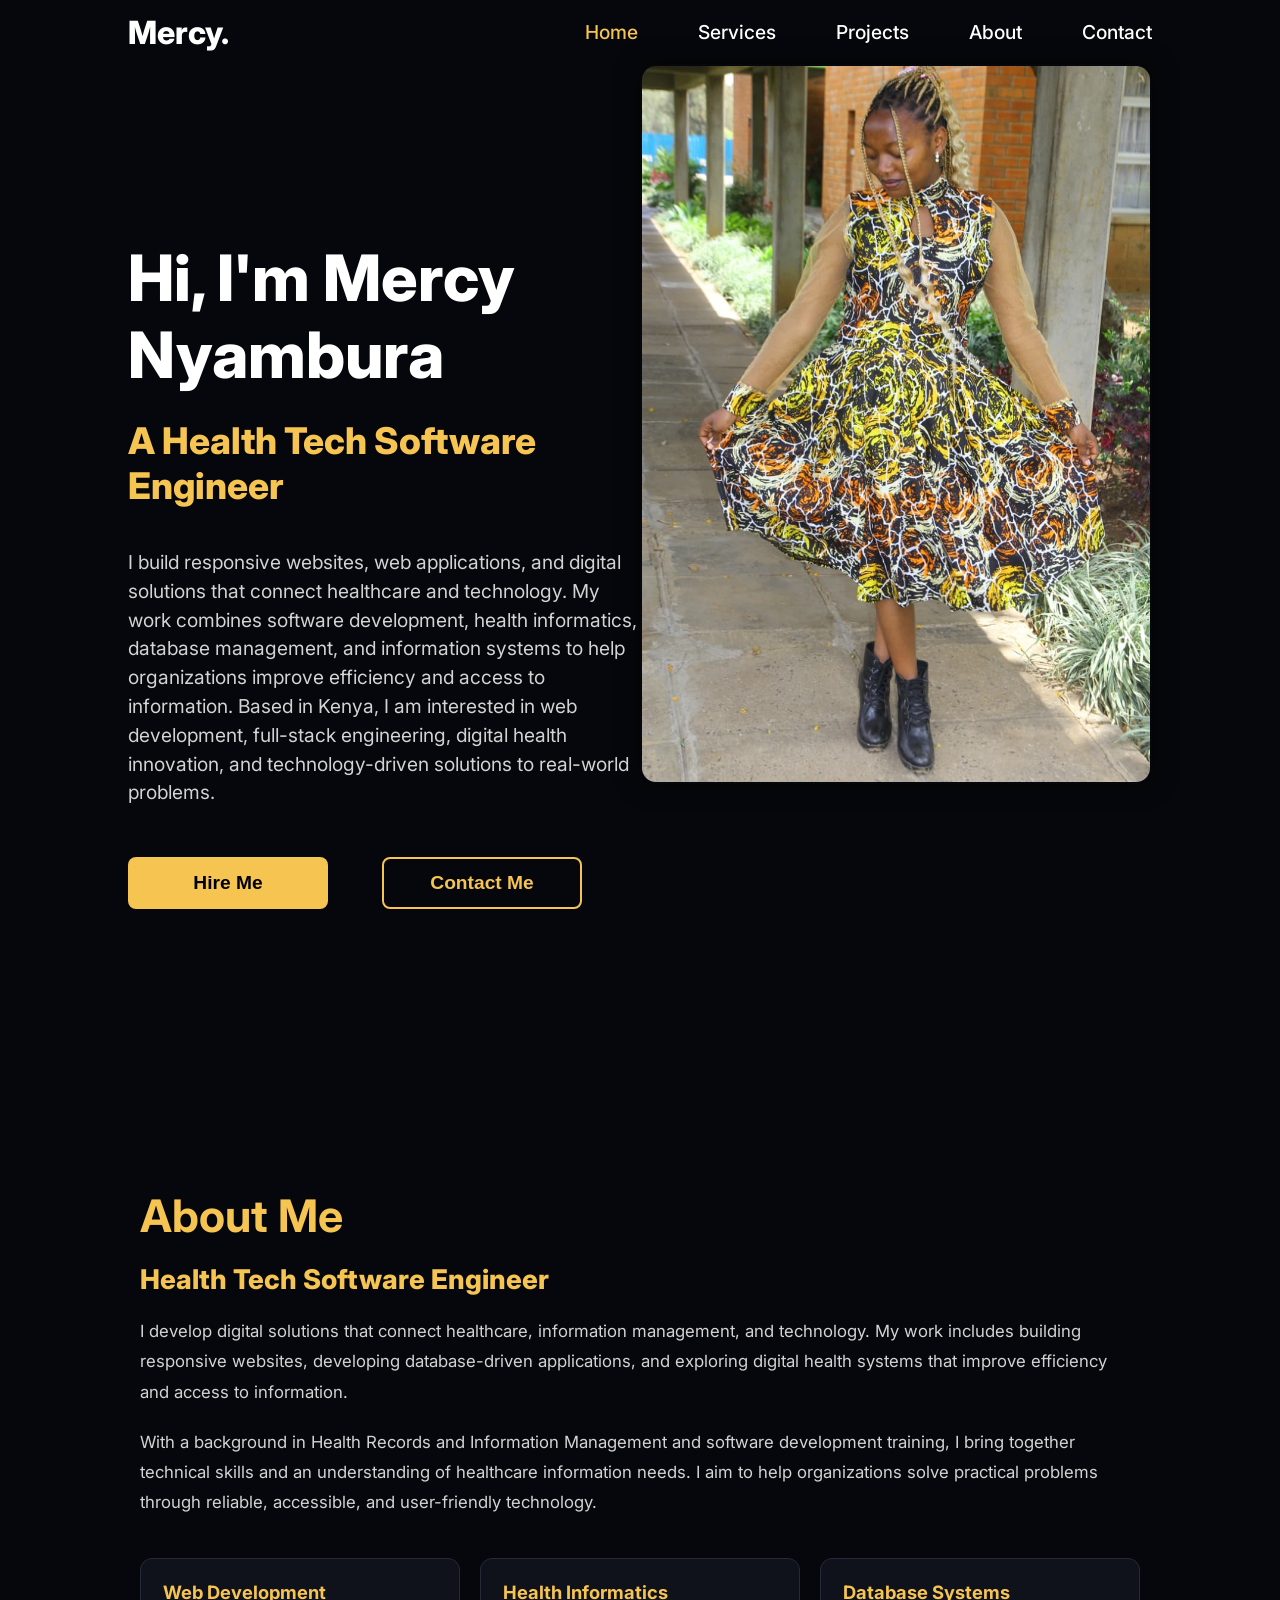
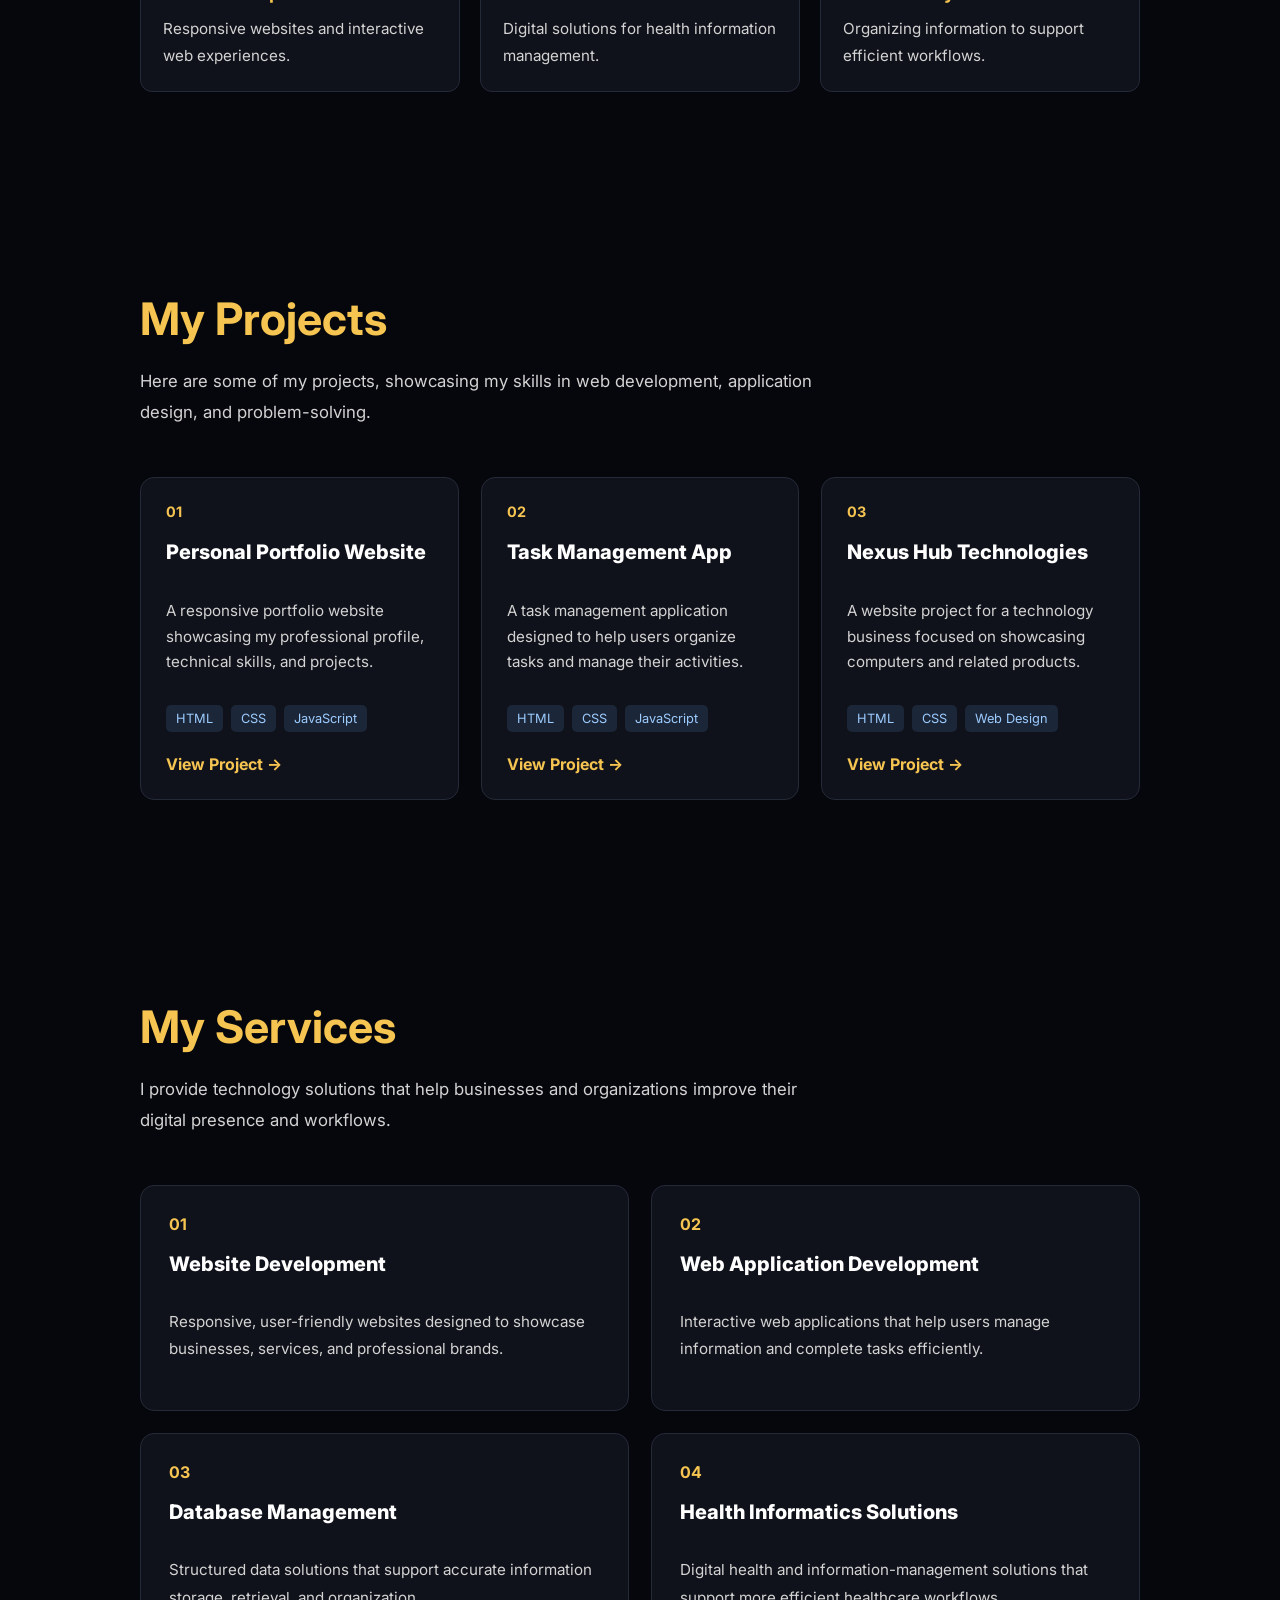
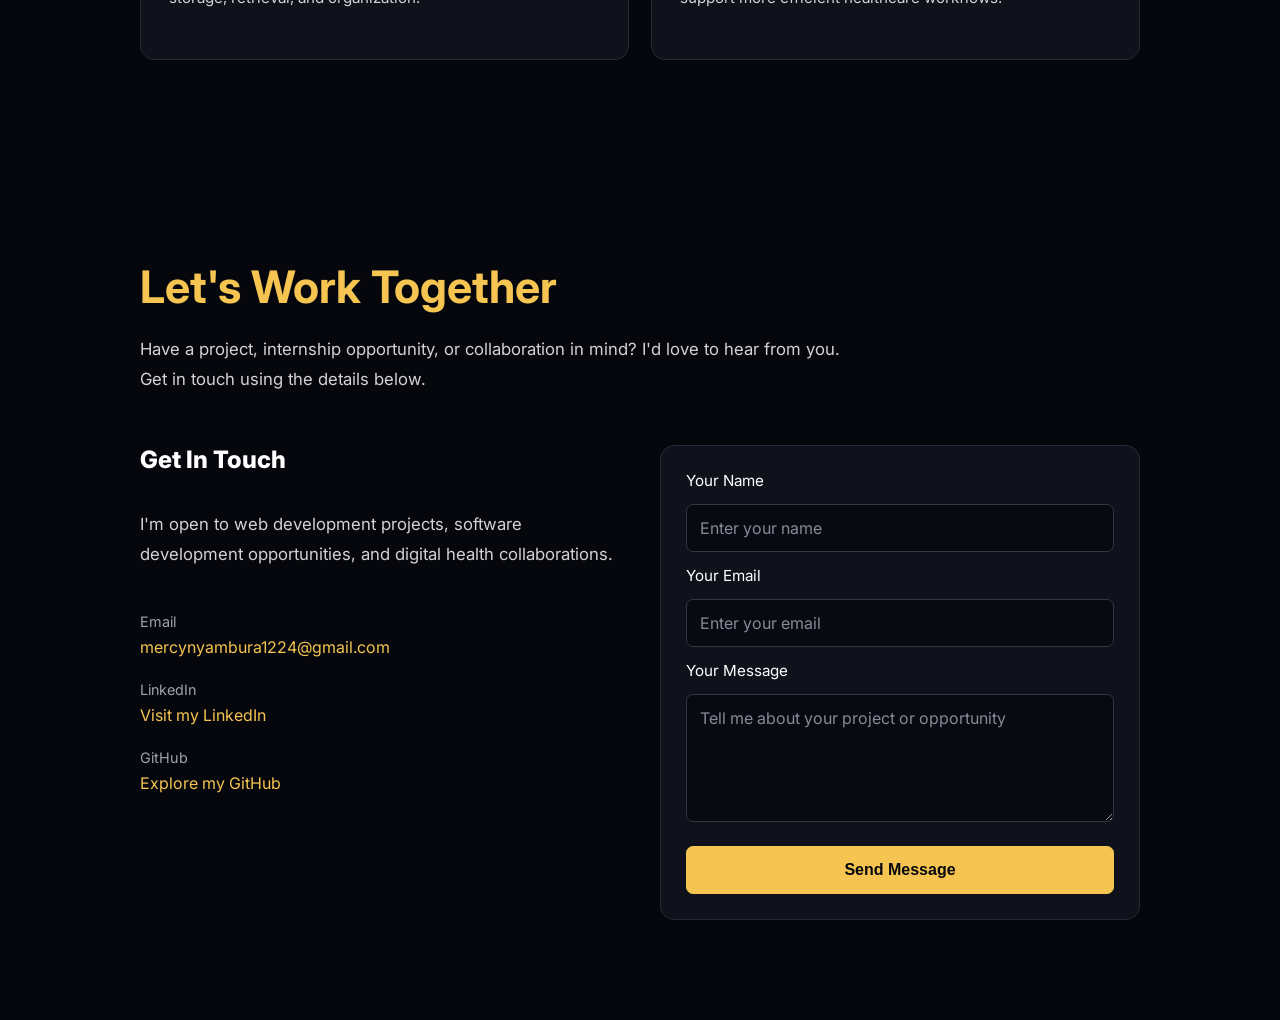
<file: index.html>
<!DOCTYPE html>
<html lang="en">

<head>
  <meta charset="UTF-8">
  <meta name="viewport" content="width=device-width, initial-scale=1.0">
<title>Mercy Nyambura | Health Tech Software Engineer in Kenya</title>

<meta name="description" content="Explore Mercy Nyambura's portfolio featuring web development, software engineering, health informatics, database systems, and digital health solutions in Kenya.">

<meta name="author" content="Mercy Nyambura">

<meta name="robots" content="index, follow">

<meta name="viewport" content="width=device-width, initial-scale=1.0">

<meta property="og:title" content="Mercy Nyambura | Health Tech Software Engineer">

<meta property="og:description" content="Discover my software development projects and digital solutions connecting healthcare and technology.">

<meta property="og:type" content="website">
<meta property="og:url" content="https://mercy7401.github.io/Health_Tech_Software_Engineer_Portifolio/">
<meta property="og:image" content="https://mercy7401.github.io/My-portfolio/lunabloom.jpeg">

<meta name="twitter:card" content="summary_large_image">


  <!-- googlefonts -->
  <link rel="preconnect" href="https://fonts.googleapis.com">
  <link rel="preconnect" href="https://fonts.gstatic.com" crossorigin>
  <link
    href="https://fonts.googleapis.com/css2?family=Inter:ital,opsz,wght@0,14..32,100..900;1,14..32,100..900&display=swap"
    rel="stylesheet">

  <!-- fontawesome -->
  <link rel="stylesheet" href="https://cdnjs.cloudflare.com/ajax/libs/font-awesome/6.0.0-beta3/css/all.min.css">

  <!-- Stylesheet -->
  <link rel="stylesheet" href="styles.css">
  <link rel="icon" type="image/png" href="my logo.jpg">
</head>

<body>

  <!-- header section -->
  <header id="header">
    <div class="left-section">
      <a class="logo" href="#">Mercy.</a>
    </div>
    
<nav>
    <a class="nav-item active" href="#hero">Home</a>
    <a class="nav-item" href="#services">Services</a>
    <a class="nav-item" href="#projects">Projects</a>
    <a class="nav-item" href="#about">About</a>
    <a class="nav-item" href="#contact">Contact</a>
</nav>


  </header>

  <!-- Hero section -->
  <section id="hero">
    <div class="hero-left">
      <div class="content">

        <h1>Hi, I'm Mercy Nyambura</h1>
        <h3>A Health Tech Software Engineer</h3>
        <p> I build responsive websites, web applications, and digital solutions that connect healthcare and
           technology. My work combines software development, health informatics, database management, and
            information systems to help organizations improve efficiency and access to information.
            Based in Kenya, I am interested in web development, full-stack engineering, digital health innovation, 
            and technology-driven solutions to real-world problems.
      
          </p>

        <div class="cta">
          <button class="cta-1">Hire Me</button>
          <button class="cta-2">Contact Me</button>
        </div>

        

      </div>
    </div>
    <div class="hero-right">
      <img src="Lunabloom.jpeg" alt="Portrait of Mercy Nyambura">
    </div>
  </section>
  
<!-- About Section -->
<section id="about" class="page-section">
    <div class="section-content">
        <h2>About Me</h2>

        <h3>Health Tech Software Engineer</h3>

        <p>
            I develop digital solutions that connect healthcare,
            information management, and technology. My work includes
            building responsive websites, developing database-driven
            applications, and exploring digital health systems that
            improve efficiency and access to information.
        </p>

        <p>
            With a background in Health Records and Information
            Management and software development training, I bring
            together technical skills and an understanding of
            healthcare information needs. I aim to help organizations
            solve practical problems through reliable, accessible,
            and user-friendly technology.
        </p>

        <div class="about-details">
            <div>
                <h4>Web Development</h4>
                <p>Responsive websites and interactive web experiences.</p>
            </div>

            <div>
                <h4>Health Informatics</h4>
                <p>Digital solutions for health information management.</p>
            </div>

            <div>
                <h4>Database Systems</h4>
                <p>Organizing information to support efficient workflows.</p>
            </div>
        </div>
    </div>
</section>

<!-- Projects Section -->
<section id="projects" class="page-section">
    <div class="section-content">
        <h2>My Projects</h2>
        <p class="section-intro">
            Here are some of my projects, showcasing my skills in
            web development, application design, and problem-solving.
        </p>

        <div class="projects-grid">
            <div class="project-card">
                <div class="project-number">01</div>
                <h3>Personal Portfolio Website</h3>
                <p>
                    A responsive portfolio website showcasing my
                    professional profile, technical skills, and projects.
                </p>
                <div class="project-tags">
                    <span>HTML</span>
                    <span>CSS</span>
                    <span>JavaScript</span>
                </div>
                <a href="https://github.com/Mercy7401/My-portfolio"
                   target="_blank" rel="noopener noreferrer">
                    View Project →
                </a>
            </div>

            <div class="project-card">
                <div class="project-number">02</div>
                <h3>Task Management App</h3>
                <p>
                    A task management application designed to help
                    users organize tasks and manage their activities.
                </p>
                <div class="project-tags">
                    <span>HTML</span>
                    <span>CSS</span>
                    <span>JavaScript</span>
                </div>
                <a href="https://github.com/Mercy7401/task-management-app"
                   target="_blank" rel="noopener noreferrer">
                    View Project →
                </a>
            </div>

            <div class="project-card">
                <div class="project-number">03</div>
                <h3>Nexus Hub Technologies</h3>
                <p>
                    A website project for a technology business focused
                    on showcasing computers and related products.
                </p>
                <div class="project-tags">
                    <span>HTML</span>
                    <span>CSS</span>
                    <span>Web Design</span>
                </div>
                <a href="https://mercy7401.github.io/nexus-hub-technologies/"
                   target="_blank" rel="noopener noreferrer">
                    View Project →
                </a>
            </div>
        </div>
    </div>
</section>

<!-- Services Section -->
<section id="services" class="page-section">
    <div class="section-content">
        <h2>My Services</h2>
        <p class="section-intro">
            I provide technology solutions that help businesses
            and organizations improve their digital presence and workflows.
        </p>

        <div class="services-grid">
            <div class="service-card">
                <div class="service-icon">01</div>
                <h3>Website Development</h3>
                <p>
                    Responsive, user-friendly websites designed to
                    showcase businesses, services, and professional brands.
                </p>
            </div>

            <div class="service-card">
                <div class="service-icon">02</div>
                <h3>Web Application Development</h3>
                <p>
                    Interactive web applications that help users
                    manage information and complete tasks efficiently.
                </p>
            </div>

            <div class="service-card">
                <div class="service-icon">03</div>
                <h3>Database Management</h3>
                <p>
                    Structured data solutions that support accurate
                    information storage, retrieval, and organization.
                </p>
            </div>

            <div class="service-card">
                <div class="service-icon">04</div>
                <h3>Health Informatics Solutions</h3>
                <p>
                    Digital health and information-management solutions
                    that support more efficient healthcare workflows.
                </p>
            </div>
        </div>
    </div>
</section>

<!-- Contact Section -->
<section id="contact" class="page-section">
    <div class="section-content">
        <h2>Let's Work Together</h2>
        <p class="section-intro">
            Have a project, internship opportunity, or collaboration in mind?
            I'd love to hear from you. Get in touch using the details below.
        </p>

        <div class="contact-layout">
            <div class="contact-info">
                <h3>Get In Touch</h3>
                <p>
                    I'm open to web development projects, software
                    development opportunities, and digital health collaborations.
                </p>

                <div class="contact-item">
                    <span>Email</span>
                    <a href="mercynyambura1224@gmail.com">
                       mercynyambura1224@gmail.com
                    </a>
                </div>

                <div class="contact-item">
                    <span>LinkedIn</span>
                    <a href="https://www.linkedin.com/in/mercy-nyambura-a61295334/"
                       target="_blank" rel="noopener noreferrer">
                        Visit my LinkedIn
                    </a>
                </div>

                <div class="contact-item">
                    <span>GitHub</span>
                    <a href="https://github.com/Mercy7401"
                       target="_blank" rel="noopener noreferrer">
                        Explore my GitHub
                    </a>
                </div>
            </div>

            <form class="contact-form"
                  action="https://formsubmit.co/YOUR_EMAIL@example.com"
                  method="POST">
                <input type="hidden" name="_subject"
                       value="New Portfolio Contact">
                <input type="hidden" name="_captcha" value="true">

                <label for="name">Your Name</label>
                <input type="text" id="name" name="name"
                       placeholder="Enter your name" required>

                <label for="email">Your Email</label>
                <input type="email" id="email" name="email"
                       placeholder="Enter your email" required>

                <label for="message">Your Message</label>
                <textarea id="message" name="message" rows="5"
                          placeholder="Tell me about your project or opportunity"
                          required></textarea>

                <button type="submit" class="cta-1">
                    Send Message
                </button>
            </form>
        </div>
    </div>
</section>

<!-- CodeGenWeb 2024 -->
</body>

</html>
</file>
<file: styles.css>
* {
  padding: 0;
  margin: 0;
  border: none;
  outline: 0;
  text-decoration: none;
  color: white;
}

body {
    background-color: rgb(6, 7, 12);
    font-family: 'Inter', sans-serif;
    min-height: 100vh;
    padding: 0 10%;
    box-sizing: border-box;
  background-repeat: no-repeat;
  background-position: center;
  background-size: cover;

}

/* Header */
#header, nav {
  display: flex;
  align-items: center;
  justify-content: space-between;
  padding-top: 10px;
  padding-bottom: 10px;
  z-index: 1;
}

.nav-item {
  font-size: 1.2rem;
  font-weight: 500;
  margin-left: 60px;
  transition: color 0.12s, transform 0.12s;
}

nav .active {
  color: #F5C451;
}

.nav-item:hover {
  color: #F5C451;
}

.nav-item:active {
  transform: scale(1.1);
}

/* logo */
.logo {
  font-size: 2rem;
  font-weight: 800;
}

/* Hero-section */
#hero {
  display: grid;
  grid-template-columns: 1fr 1fr;
}
/* Left */
.hero-left {
  display: flex;
  align-items: center;
  padding-top: 150px;
  z-index: 1;
}

h1{
  font-size: 4rem;
  font-weight: 800;
  padding: 25px 0;
}

h3 {
  font-size: 2.3rem;
  font-weight: 800;
  color: #F5C451;
  padding-bottom: 40px;
}

p {
  font-size: 1.2rem;
  color: lightgray;
  line-height: 1.5;
  padding-bottom: 50px;
}

/* button */
.cta button {
  color: black;
  font-size: 1.2rem;
  font-weight: 600;
  padding: 15px 0;
  width: 200px;
  border:none;
  border-radius: 8px;
  margin-right: 50px;
  background-color: #F5C451;
  margin-bottom: 180px;
  transition: background-color 0.12s, border 0.12s, color 0.21s, padding 0.12s;
}

.cta .cta-1:hover {
  background-color: transparent;
  color: #F5C451;
  border: 2px solid #F5C451;
  padding: 13px 0;
}

.cta .cta-2:hover {
  background-color: #3fa1f6;
  color: #000000;
}

.cta .cta-2 {
  background-color: transparent;
  color: #F5C451;
  border: 2px solid #F5C451;
  padding: 13px 0;
}

/* Icons */
.social-icon {
  display: flex;
  align-items: center;
  gap: 25px;
}

.social-icon{
  padding-bottom: 50px;
}

.social-icon i {
font-size: 1.2rem;
color: #F5C451;
border: 1px solid #F5C451;
border-radius: 50px;
padding: 8px;
height: 25px;
width: 25px;
display: flex;
align-items: center;
justify-content: center;
transition: transform 0.12s, box-shadow 0.12s;
cursor: pointer;

}

.social-icon i:hover {
  transform: scale(1.1);
  text-shadow: 0 0 10px #F5C451;
}

/* Right section */



.hero-right img {
    width: 100%;
    height: 100%;
    object-fit: contain;
    object-position: center top;
    display: block;
    transition: transform 0.6s ease;
}


/* Portrait box */
.hero-right {
    height: 720px;
    width: 100%;
    border: 2px solid #06070c;
    border-radius: 16px;
    overflow: hidden;
    box-sizing: border-box;
    background-color: #06070c;
    box-shadow: 0 0 25px rgba(0, 0, 0, 0.5);

    animation: portraitEnter 1.2s ease-out both,
               portraitFloat 4s ease-in-out 1.2s infinite;

    transition: box-shadow 0.4s ease;
}

.hero-right img {
    width: 100%;
    height: 100%;
    object-fit: cover;
    object-position: 75% center;
    display: block;
    transition: transform 0.6s ease;
}

.hero-right:hover {
    box-shadow: 0 0 35px rgba(0, 0, 0, 0.8);
}

.hero-right:hover img {
    transform: scale(1.04);
}

@keyframes portraitEnter {
    from {
        opacity: 0;
        transform: translateX(60px);
    }
    to {
        opacity: 1;
        transform: translateX(0);
    }
}

@keyframes portraitFloat {
    0%, 100% {
        transform: translateY(0);
    }
    50% {
        transform: translateY(-8px);
    }
}



/* Animations */
@keyframes fadeIn {
  from{
    transform: translateY(40px);
    opacity: 0;
  }
  to{
    transform: translateY(0);
    opacity: 1;
  }
}

@keyframes fadeInTop {
  from{
    transform: translateY(-100%);
    opacity: 0;
  }
  to{
    transform: translateY(0);
    opacity: 1;
  }
}

@keyframes backgroundZoom {
  from{
    background-size: 80%;
  }
  to{
    background-size: 100%;
  }
}




/* Apply Animations */
h1 {
  animation: fadeIn 1.2s ease-out forwards;
  opacity: 0;
  animation-delay: 0.2s;
}

h3 {
  animation: fadeIn 1.4s ease-out forwards;
  opacity: 0;
  animation-delay: 0.4s;
}

p {
  animation: fadeIn 1.6s ease-out forwards;
  opacity: 0;
  animation-delay: 0.6s;
}
button {
  animation: fadeIn 1.8s ease-out forwards;
  opacity: 0;
  animation-delay: 0.8s;
}

.social-icon {
  animation: fadeIn 2s ease-out forwards;
  opacity: 0;
  animation-delay: 1s;
}

.nav-item,
.left-section {
  animation: fadeInTop 1s ease-in forwards;
  opacity: 0;
}

/* General section styling */
.page-section {
    min-height: 70vh;
    padding: 100px 0;
    scroll-margin-top: 30px;
    box-sizing: border-box;
}

.section-content {
    max-width: 1000px;
    margin: 0 auto;
}

.page-section h2 {
    font-size: 2.8rem;
    margin-bottom: 20px;
    color: #F5C451;
}

.page-section h3 {
    font-size: 1.7rem;
    padding-bottom: 20px;
}

.page-section p {
    font-size: 1.05rem;
    line-height: 1.8;
    padding-bottom: 20px;
    color: lightgray;
}

.about-details {
    display: grid;
    grid-template-columns: repeat(3, minmax(0, 1fr));
    gap: 20px;
    margin-top: 20px;
}

.about-details > div {
    background: #10121b;
    border: 1px solid #252a38;
    border-radius: 12px;
    padding: 22px;
}

.about-details h4 {
    color: #F5C451;
    font-size: 1.15rem;
    margin-bottom: 12px;
}

.about-details p {
    font-size: 0.95rem;
    padding-bottom: 0;
}

/* Mobile layout */
@media (max-width: 768px) {
    .about-details {
        grid-template-columns: 1fr;
    }

    .page-section {
        padding: 60px 0;
    }
}

/* Projects Section */
.section-intro {
    max-width: 700px;
    margin-bottom: 30px;
}

.projects-grid {
    display: grid;
    grid-template-columns: repeat(3, minmax(0, 1fr));
    gap: 22px;
    margin-top: 30px;
}

.project-card {
    background: #10121b;
    border: 1px solid #252a38;
    border-radius: 14px;
    padding: 25px;
    display: flex;
    flex-direction: column;
    transition: transform 0.3s ease, border-color 0.3s ease;
}

.project-card:hover {
    transform: translateY(-7px);
    border-color: #F5C451;
}

.project-number {
    color: #F5C451;
    font-size: 0.9rem;
    font-weight: bold;
    margin-bottom: 18px;
}

.project-card h3 {
    color: white;
    font-size: 1.25rem;
    line-height: 1.4;
    margin-bottom: 12px;
}

.project-card p {
    color: lightgray;
    font-size: 0.95rem;
    line-height: 1.7;
    flex-grow: 1;
}

.project-tags {
    display: flex;
    flex-wrap: wrap;
    gap: 8px;
    margin: 10px 0 22px;
}

.project-tags span {
    background: #1b2638;
    color: #9dccff;
    padding: 6px 10px;
    border-radius: 5px;
    font-size: 0.8rem;
}

.project-card a {
    color: #F5C451;
    text-decoration: none;
    font-weight: bold;
}

.project-card a:hover {
    color: white;
}

@media (max-width: 900px) {
    .projects-grid {
        grid-template-columns: repeat(2, minmax(0, 1fr));
    }
}

@media (max-width: 600px) {
    .projects-grid {
        grid-template-columns: 1fr;
    }
}

/* Services Section */
.services-grid {
    display: grid;
    grid-template-columns: repeat(2, minmax(0, 1fr));
    gap: 22px;
    margin-top: 30px;
}

.service-card {
    background: #10121b;
    border: 1px solid #252a38;
    border-radius: 14px;
    padding: 28px;
    transition: transform 0.3s ease, border-color 0.3s ease;
}

.service-card:hover {
    transform: translateY(-6px);
    border-color: #F5C451;
}

.service-icon {
    color: #F5C451;
    font-size: 1rem;
    font-weight: bold;
    margin-bottom: 18px;
}

.service-card h3 {
    color: white;
    font-size: 1.25rem;
    margin-bottom: 12px;
}

.service-card p {
    color: lightgray;
    font-size: 0.95rem;
    line-height: 1.8;
}

@media (max-width: 600px) {
    .services-grid {
        grid-template-columns: 1fr;
    }
}

/* Contact Section */
.contact-layout {
    display: grid;
    grid-template-columns: 1fr 1fr;
    gap: 40px;
    margin-top: 30px;
    align-items: start;
}

.contact-info h3 {
    color: white;
    font-size: 1.5rem;
    margin-bottom: 15px;
}

.contact-info > p {
    color: lightgray;
    line-height: 1.8;
}

.contact-item {
    display: flex;
    flex-direction: column;
    gap: 7px;
    margin-top: 24px;
}

.contact-item span {
    color: #9ca3af;
    font-size: 0.9rem;
}

.contact-item a {
    color: #F5C451;
    text-decoration: none;
    overflow-wrap: anywhere;
}

.contact-item a:hover {
    color: white;
}

.contact-form {
    display: flex;
    flex-direction: column;
    gap: 12px;
    background: #10121b;
    border: 1px solid #252a38;
    border-radius: 14px;
    padding: 25px;
}

.contact-form label {
    color: white;
    font-size: 0.95rem;
}

.contact-form input,
.contact-form textarea {
    width: 100%;
    box-sizing: border-box;
    padding: 13px;
    background: #080a11;
    color: white;
    border: 1px solid #303747;
    border-radius: 7px;
    font: inherit;
}

.contact-form input:focus,
.contact-form textarea:focus {
    outline: 1px solid #F5C451;
    border-color: #F5C451;
}

.contact-form textarea {
    resize: vertical;
}

.contact-form button {
    margin-top: 10px;
    cursor: pointer;
}

@media (max-width: 768px) {
    .contact-layout {
        grid-template-columns: 1fr;
    }
}

/* Contact form button fix */
.contact-form button.cta-1 {
    width: 100%;
    padding: 14px 20px;
    background: #F5C451;
    color: #06070c;
    border: 1px solid #F5C451;
    border-radius: 7px;
    font-size: 1rem;
    font-weight: 600;
    cursor: pointer;
    transition: background 0.3s ease,
                color 0.3s ease,
                transform 0.3s ease;
}

.contact-form button.cta-1:hover {
    background: transparent;
    color: #F5C451;
    transform: translateY(-2px);
}

/* Contact form refinements */
.contact-form {
    gap: 14px;
}

.contact-form input,
.contact-form textarea {
    font-size: 1rem;
    transition: border-color 0.3s ease;
}

.contact-form input::placeholder,
.contact-form textarea::placeholder {
    color: #858b98;
}

.contact-form input:focus,
.contact-form textarea:focus {
    border-color: #F5C451;
    outline: none;
    box-shadow: 0 0 0 2px rgba(63, 162, 246, 0.12);
}

/* ==================================
   RESPONSIVE PORTFOLIO DESIGN
================================== */

/* Tablets and smaller laptops */
@media (max-width: 1024px) {
    body {
        padding-left: 5%;
        padding-right: 5%;
    }

    #hero {
        gap: 30px;
    }

    .hero-right {
        height: 400px;
    }

    .content h1 {
        font-size: 2.5rem;
    }

    .content p {
        font-size: 1rem;
    }
}

/* Tablets and mobile devices */
@media (max-width: 768px) {
    body {
        padding-left: 6%;
        padding-right: 6%;
    }

    #header {
        flex-wrap: wrap;
        gap: 15px;
        padding: 20px 0;
    }

    #header nav {
        display: flex;
        flex-wrap: wrap;
        gap: 12px 18px;
    }

    .nav-item {
        font-size: 0.9rem;
    }

    #hero {
        grid-template-columns: 1fr;
        gap: 35px;
        padding-top: 35px;
    }

    .hero-left {
        order: 2;
    }

    .hero-right {
        order: 1;
        width: 100%;
        max-width: 420px;
        height: 420px;
        margin: 0 auto;
    }

    .content h1 {
        font-size: 2.3rem;
    }

    .content h3 {
        font-size: 1.4rem;
    }

    .page-section h2 {
        font-size: 2.2rem;
    }

    .projects-grid,
    .services-grid {
        grid-template-columns: 1fr;
    }

    .contact-layout {
        grid-template-columns: 1fr;
        gap: 30px;
    }
}

/* Small mobile phones */
@media (max-width: 480px) {
    body {
        padding-left: 5%;
        padding-right: 5%;
    }

    #header {
        align-items: flex-start;
    }

    #header nav {
        gap: 10px 14px;
    }

    .hero-right {
        height: 330px;
    }

    .content h1 {
        font-size: 2rem;
    }

    .content h3 {
        font-size: 1.2rem;
    }

    .content p {
        font-size: 0.95rem;
        line-height: 1.7;
    }

    .page-section {
        padding: 50px 0;
    }

    .page-section h2 {
        font-size: 1.9rem;
    }

    .contact-form {
        padding: 18px;
    }

    .cta {
        flex-wrap: wrap;
        gap: 12px;
    }
}
</file>
